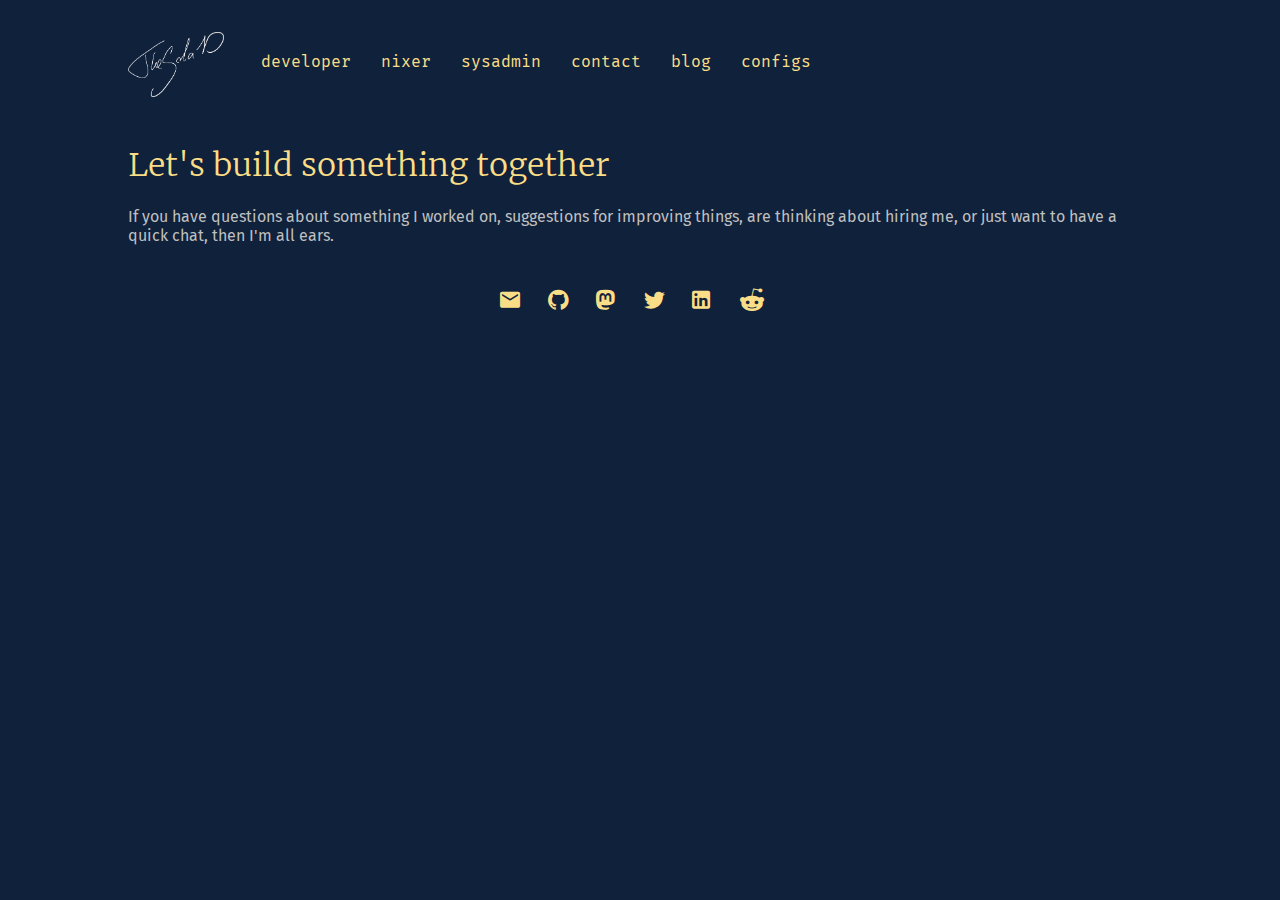
<file: contact/index.html>
<!DOCTYPE html>
<html>
<head>
    <title>get in touch - Karim Vergnes</title>
    <meta charset="utf-8"/>
    <link rel="stylesheet" href="../styles.css"/>
    <link rel="stylesheet" href="../homepage.variant.css"/>
    <link rel="icon" type="image/png" href="../favicon.png"/>
    <meta name="viewport" content="width=device-width, initial-scale=1"/>
</head>
<body>
    <div id="viewport">
      <object id="navbox" type="text/html" data="../_nav.html"></object>
      <article>
        <!-- TODO: reword -->
        <h1>Let's build something together</h1>
        <p>If you have questions about something I worked on, suggestions for improving things, are thinking about hiring me, or just want to have a quick chat, then I'm all ears.</p>
        <br/>
        <h2 style="text-align: center; letter-spacing: 10px;">
            <icons>
            <a href="mailto:me@thesola.io">&#xf01ee;</a>
            <a href="https://github.com/thesola10">&#xf09b;</a>
            <a href="/@me">&#xf0ad1;</a>
            <a href="https://twitter.com/itsthesola10">&#xf0544;</a>
            <a href="https://linkedin.com/in/thesola10">&#xf033b;</a>
            <a href="https://reddit.com/u/thesola10">&#xf281;</a>
            </icons>
        </h3>
      </article>
    </div>
</body>
</html>
</file>
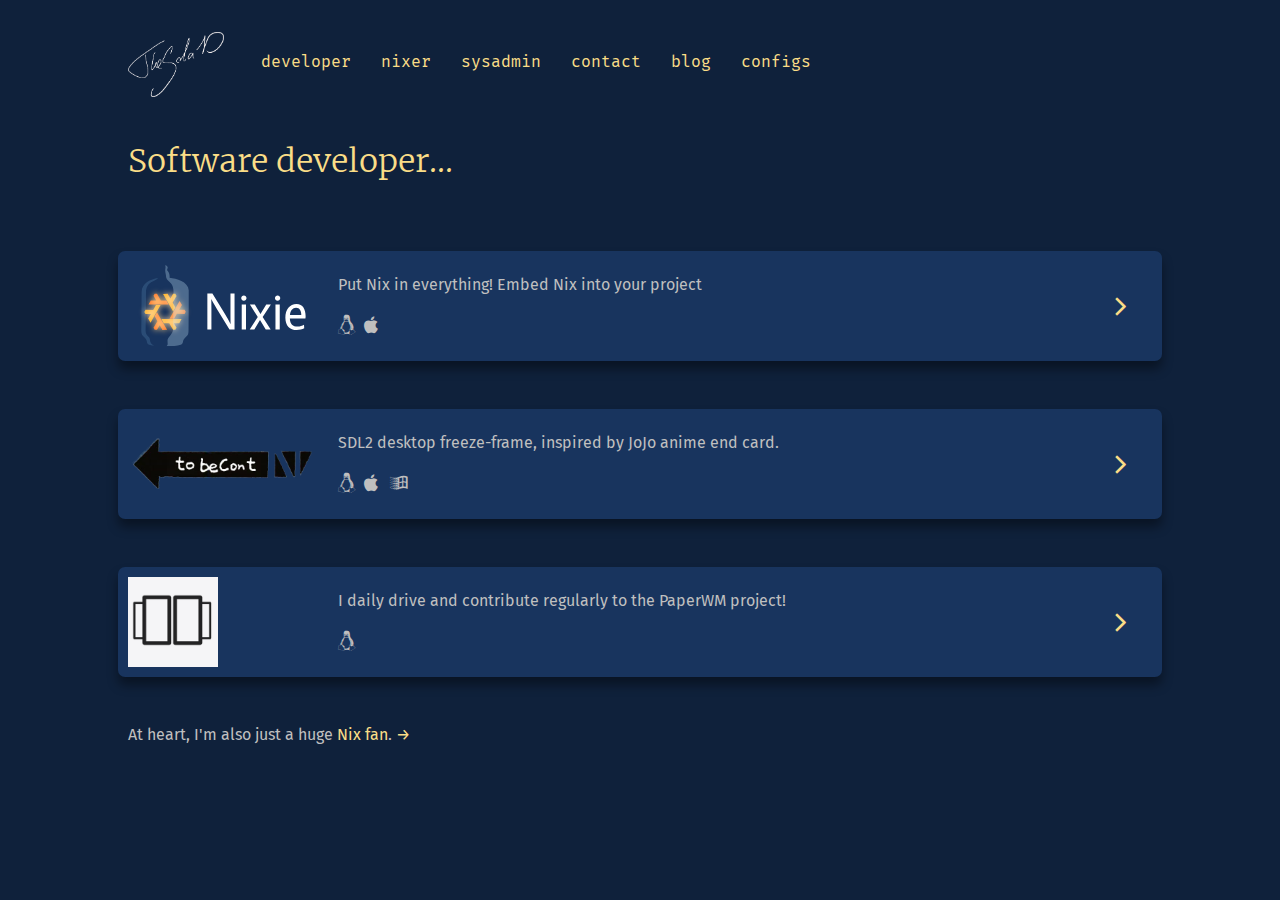
<file: developer/index.html>
<html>
<head>
    <title>developer - Karim Vergnes</title>
    <link rel="stylesheet" href="../styles.css"/>
    <link rel="stylesheet" href="../homepage.variant.css"/>
    <link rel="icon" type="image/png" href="../favicon.png"/>
    <meta name="viewport" content="width=device-width, initial-scale=1"/>
</head>
<body>
    <div id="viewport">
      <object id="navbox" type="text/html" data="../_nav.html"></object>
      <article>
        <h1>Software developer...</h1>
      </article>

      <article class="project">
        <a href="https://github.com/nixie-dev/nixie">
          <img src="../assets/nixie-logo.svg"></img>
          <arrow/>
        </a>
        <p>
          Put Nix in everything! Embed Nix into your project
          <br/><br/>
          <icons>&#xe712; &#xe711;</icons>
        </p>
      </article>
 
      <article class="project">
        <a href="https://github.com/thesola10/tobecont">
          <img src="../assets/tobecont-logo.png"></img>
          <arrow/>
        </a>
        <p>
          SDL2 desktop freeze-frame, inspired by JoJo anime end card.
          <br/><br/>
          <icons>&#xe712; &#xe711; &#xf0a21;</icons>
        </p>
      </article>

      <article class="project">
        <a href="https://github.com/paperwm/PaperWM/pulls?q=is%3Apr+is%3Amerged+author%3Athesola10">
          <img src="../assets/paperwm.png"></img>
          <arrow/>
        </a>
        <p>
          I daily drive and contribute regularly to the PaperWM project!
          <br/><br/>
          <icons>&#xe712;</icons>
        </p>
      </article>

      <article>
        <p>
        At heart, I'm also just a huge <a href="/nixer">Nix fan</a>. <a href="/nixer">&#x2192;</a>
        </p>
      </article>
    </div>
</body>
</html>
</file>
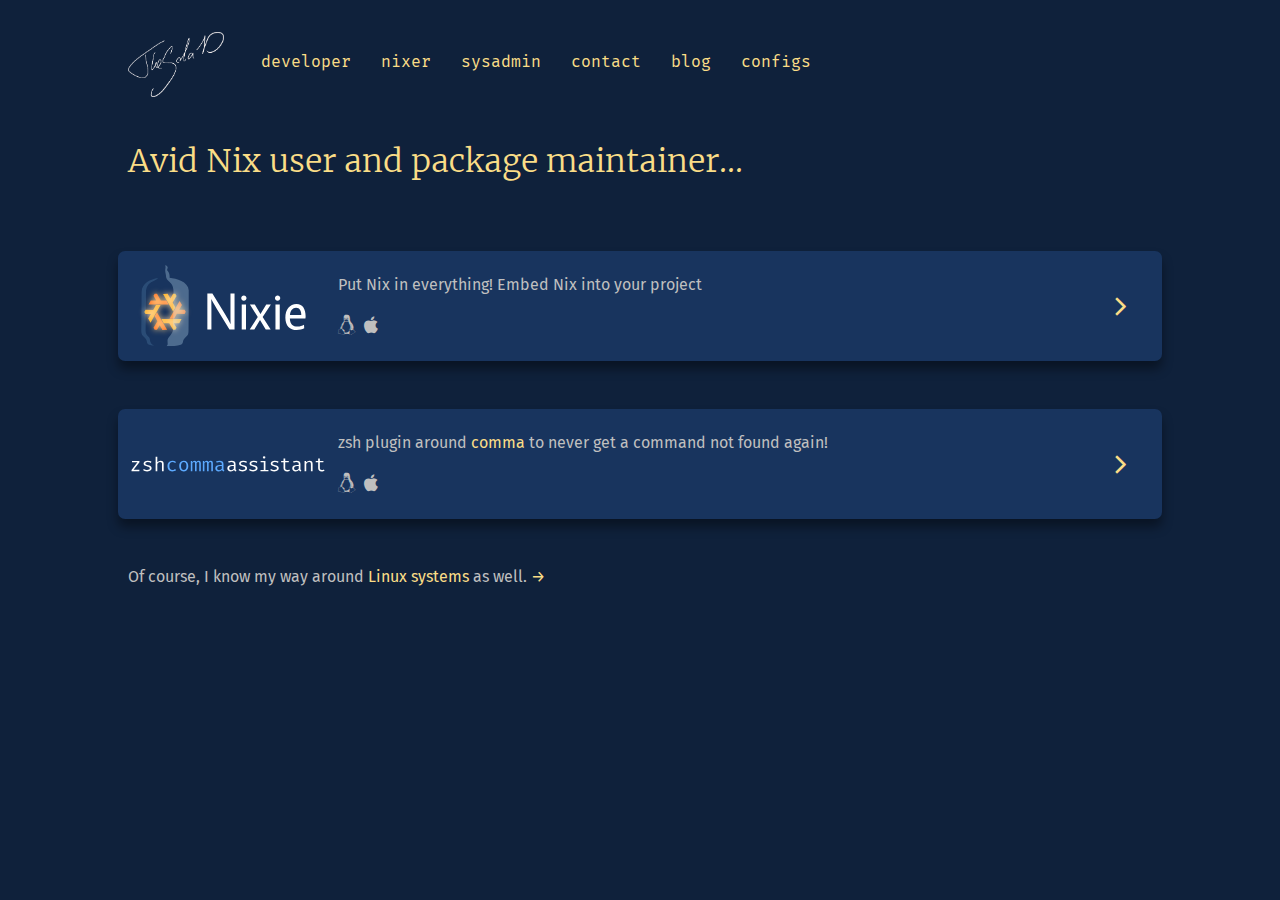
<file: nixer/index.html>
<html>
<head>
    <title>nixer - Karim Vergnes</title>
    <link rel="stylesheet" href="../styles.css"/>
    <link rel="stylesheet" href="../homepage.variant.css"/>
    <link rel="icon" type="image/png" href="../favicon.png"/>
    <meta name="viewport" content="width=device-width, initial-scale=1"/>
</head>
<body>
    <div id="viewport">
      <object id="navbox" type="text/html" data="../_nav.html"></object>
      <article>
        <h1>Avid Nix user and package maintainer...</h1>
      </article>

      <article class="project">
        <a href="https://github.com/nixie-dev/nixie">
          <img src="../assets/nixie-logo.svg"></img>
          <arrow/>
        </a>
        <p>
          Put Nix in everything! Embed Nix into your project
          <br/><br/>
          <icons>&#xe712; &#xe711;</icons>
        </p>
      </article>

      <article class="project">
        <a href="https://github.com/thesola10/zsh-comma-assistant">
          <img src="../assets/zcomma-logo.svg"></img>
          <arrow/>
        </a>
        <p>
          zsh plugin around <a href="https://github.com/nix-community/comma">comma</a> to never get a command not found again!
          <br/><br/>
          <icons>&#xe712; &#xe711;</icons>
        </p>
      </article>

      <article>
        <p>
        Of course, I know my way around <a href="/sysadmin">Linux systems</a> as well. <a href="/sysadmin">&#x2192;</a>
        </p>
      </article>
    </div>
</body>
</html>
</file>
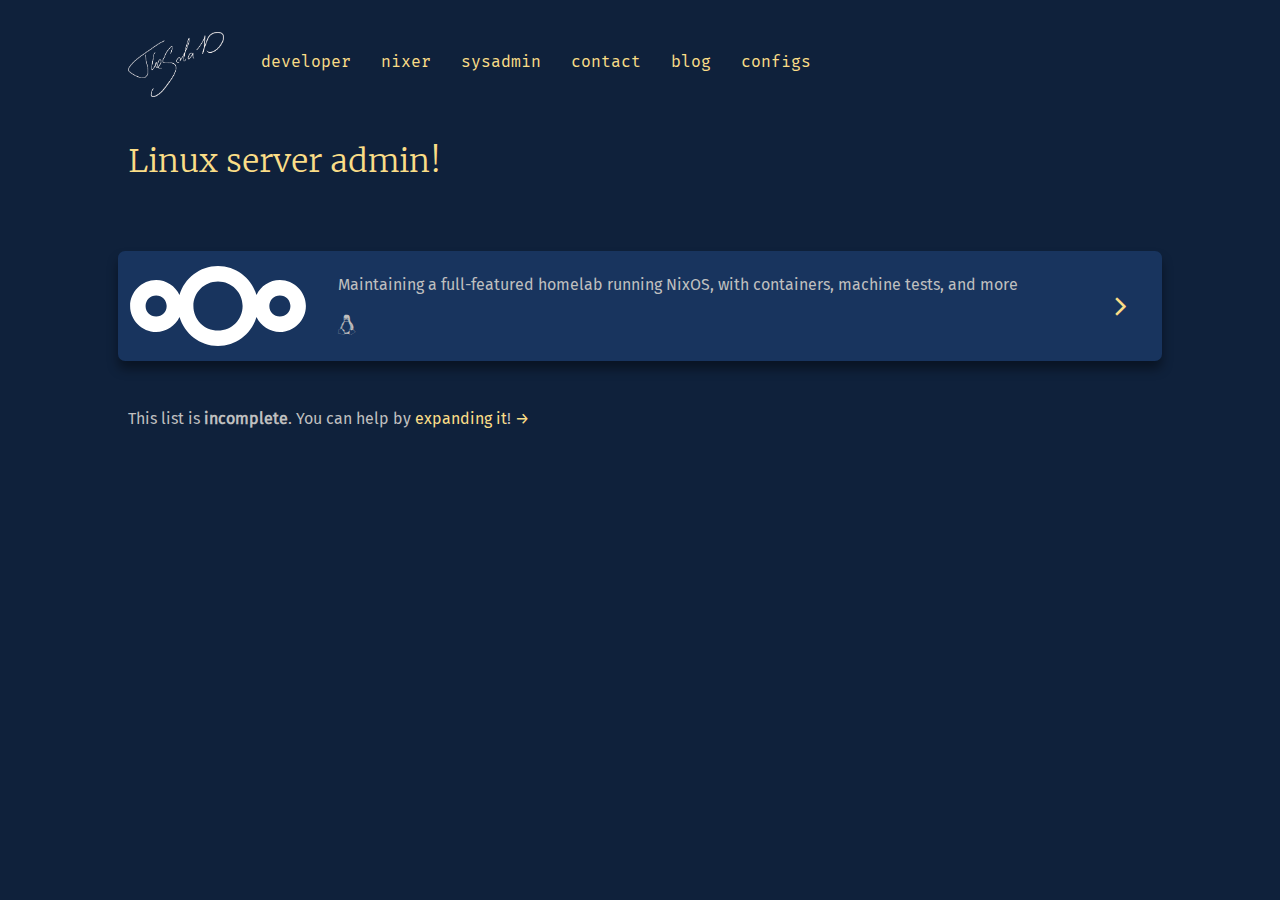
<file: sysadmin/index.html>
<html>
<head>
    <title>sysadmin - Karim Vergnes</title>
    <link rel="stylesheet" href="../styles.css"/>
    <link rel="stylesheet" href="../homepage.variant.css"/>
    <link rel="icon" type="image/png" href="../favicon.png"/>
    <meta name="viewport" content="width=device-width, initial-scale=1"/>
</head>
<body>
    <div id="viewport">
      <object id="navbox" type="text/html" data="../_nav.html"></object>
      <article>
        <h1>Linux server admin!</h1>
      </article>

      <article class="project">
        <a href="https://cloud.thesola.io/git/nixos/serveur-maison">
          <img src="../assets/nextcloud.svg"></img>
          <arrow/>
        </a>
        <p>
          Maintaining a full-featured homelab running NixOS, with containers, machine tests, and more
          <br/><br/>
          <icons>&#xe712;</icons>
        </p>
      </article>

      <article>
        <p>
        This list is <b>incomplete</b>. You can help by <a href="/contact">expanding it</a>! <a href="/contact">&#x2192;</a>
        </p>
      </article>
    </div>
</body>
</html>
</file>
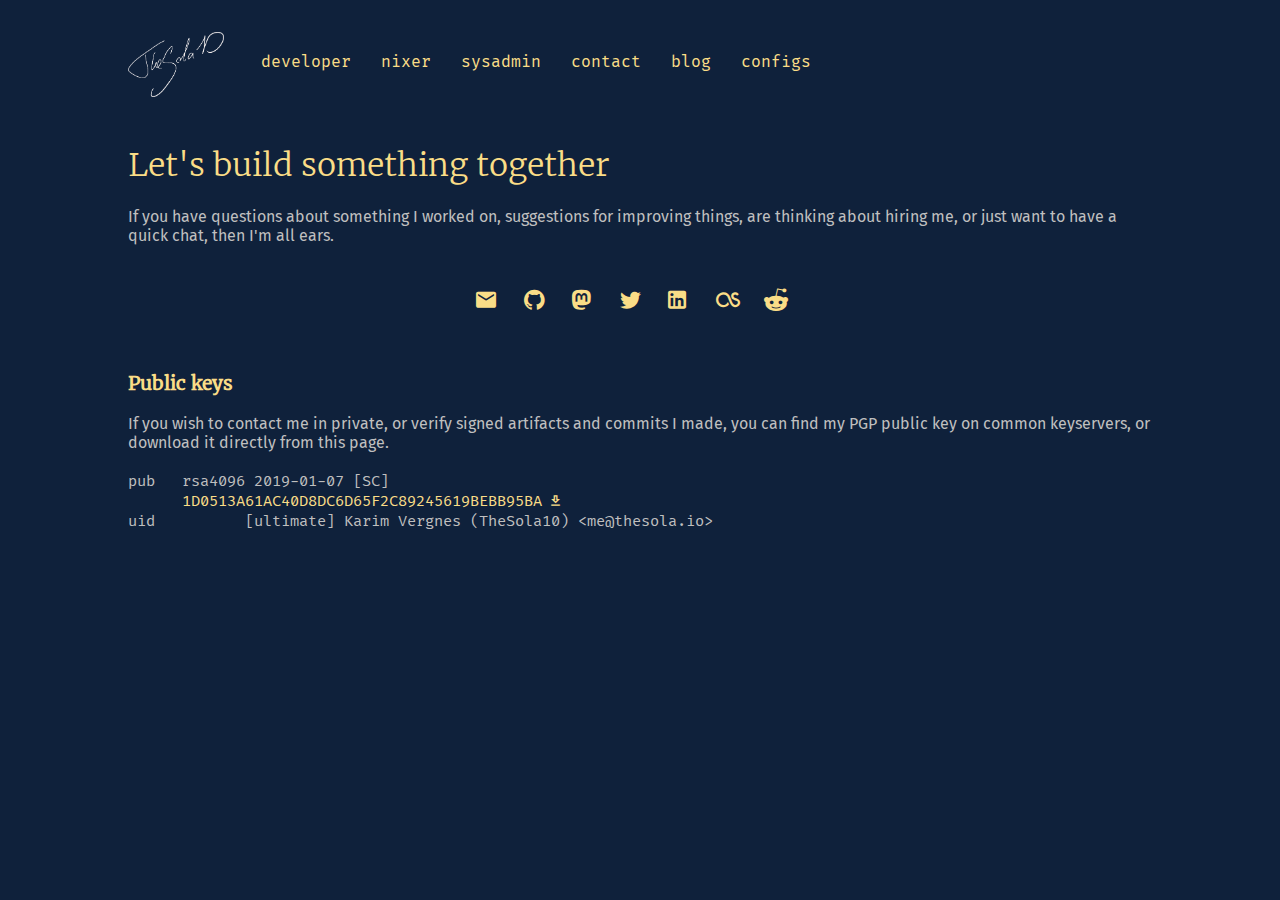
<file: frontend/contact/index.html>
<!DOCTYPE html>
<html>
<head>
    <title>get in touch - Karim Vergnes</title>
    <meta charset="utf-8"/>
    <link rel="stylesheet" href="../styles.css"/>
    <link rel="stylesheet" href="../homepage.variant.css"/>
    <link rel="icon" type="image/png" href="../favicon.png"/>
    <meta name="viewport" content="width=device-width, initial-scale=1"/>
</head>
<body>
    <div id="viewport">
      <object id="navbox" type="text/html" data="../_nav.html"></object>
      <article>
        <!-- TODO: reword -->
        <h1>Let's build something together</h1>
        <p>If you have questions about something I worked on, suggestions for improving things, are thinking about hiring me, or just want to have a quick chat, then I'm all ears.</p>
        <br/>
        <h2 style="text-align: center; letter-spacing: 10px;">
            <icons>
            <a href="mailto:me@thesola.io">&#xf01ee;</a>
            <a href="https://github.com/thesola10">&#xf09b;</a>
            <a href="/@me">&#xf0ad1;</a>
            <a href="https://twitter.com/itsthesola10">&#xf0544;</a>
            <a href="https://linkedin.com/in/thesola10">&#xf033b;</a>
            <a href="https://www.last.fm/user/thesola10">&#xf202;</a>
            <a href="https://reddit.com/u/thesola10">&#xf281;</a>
            </icons>
        </h2>
        <br>
        <h3>Public keys</h3>
        <p>If you wish to contact me in private, or verify signed artifacts and commits I made, you can find my PGP public key on common keyservers, or download it directly from this page.</p><br>
        <tt>
        pub   rsa4096 2019-01-07 [SC]<br>
              <a href="/pubkey.asc">1D0513A61AC40D8DC6D65F2C89245619BEBB95BA <icons>&#xf0b8f;</icons></a><br>
        uid          [ultimate] Karim Vergnes (TheSola10) &lt;me@thesola.io&gt;<br>
        </tt>
      </article>
    </div>
</body>
</html>
</file>
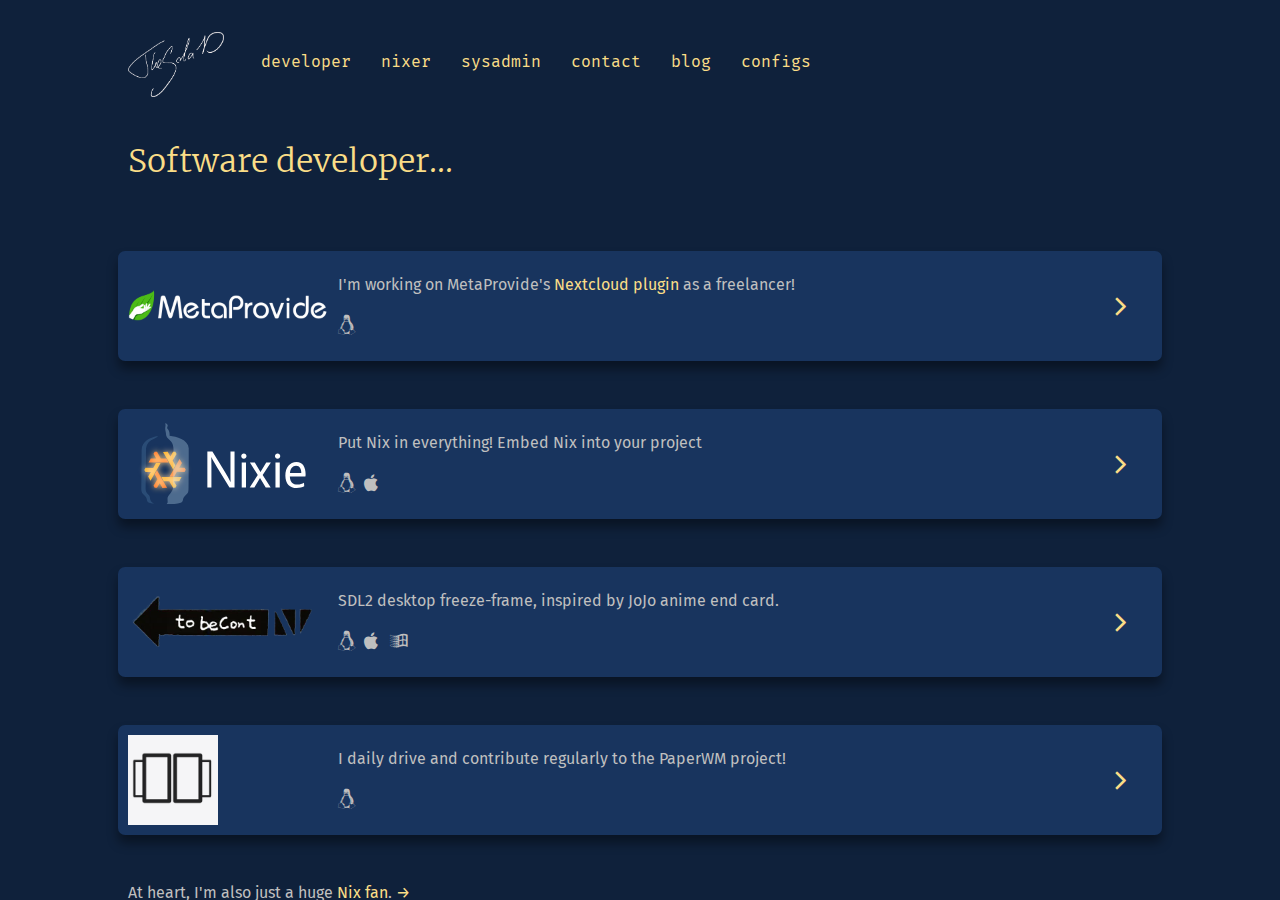
<file: frontend/developer/index.html>
<html>
<head>
    <title>developer - Karim Vergnes</title>
    <link rel="stylesheet" href="../styles.css"/>
    <link rel="stylesheet" href="../homepage.variant.css"/>
    <link rel="icon" type="image/png" href="../favicon.png"/>
    <meta name="viewport" content="width=device-width, initial-scale=1"/>
</head>
<body>
    <div id="viewport">
      <object id="navbox" type="text/html" data="../_nav.html"></object>
      <article>
        <h1>Software developer...</h1>
      </article>

      <article class="project">
        <a href="https://metaprovide.org">
          <img src="../assets/metaprovide.png"></img>
          <arrow/>
        </a>
        <p>
          I'm working on MetaProvide's <a href="https://github.com/metaprovide/nextcloud-swarm-plugin">Nextcloud plugin</a> as a freelancer!
          <br/><br/>
          <icons>&#xe712;</icons>
        </p>
      </article>

      <article class="project">
        <a href="https://github.com/nixie-dev/nixie">
          <img src="../assets/nixie-logo.svg"></img>
          <arrow/>
        </a>
        <p>
          Put Nix in everything! Embed Nix into your project
          <br/><br/>
          <icons>&#xe712; &#xe711;</icons>
        </p>
      </article>
 
      <article class="project">
        <a href="https://github.com/thesola10/tobecont">
          <img src="../assets/tobecont-logo.png"></img>
          <arrow/>
        </a>
        <p>
          SDL2 desktop freeze-frame, inspired by JoJo anime end card.
          <br/><br/>
          <icons>&#xe712; &#xe711; &#xf0a21;</icons>
        </p>
      </article>

      <article class="project">
        <a href="https://github.com/paperwm/PaperWM/pulls?q=is%3Apr+is%3Amerged+author%3Athesola10">
          <img src="../assets/paperwm.png"></img>
          <arrow/>
        </a>
        <p>
          I daily drive and contribute regularly to the PaperWM project!
          <br/><br/>
          <icons>&#xe712;</icons>
        </p>
      </article>

      <article>
        <p>
        At heart, I'm also just a huge <a href="/nixer">Nix fan</a>. <a href="/nixer">&#x2192;</a>
        </p>
      </article>
    </div>
</body>
</html>
</file>
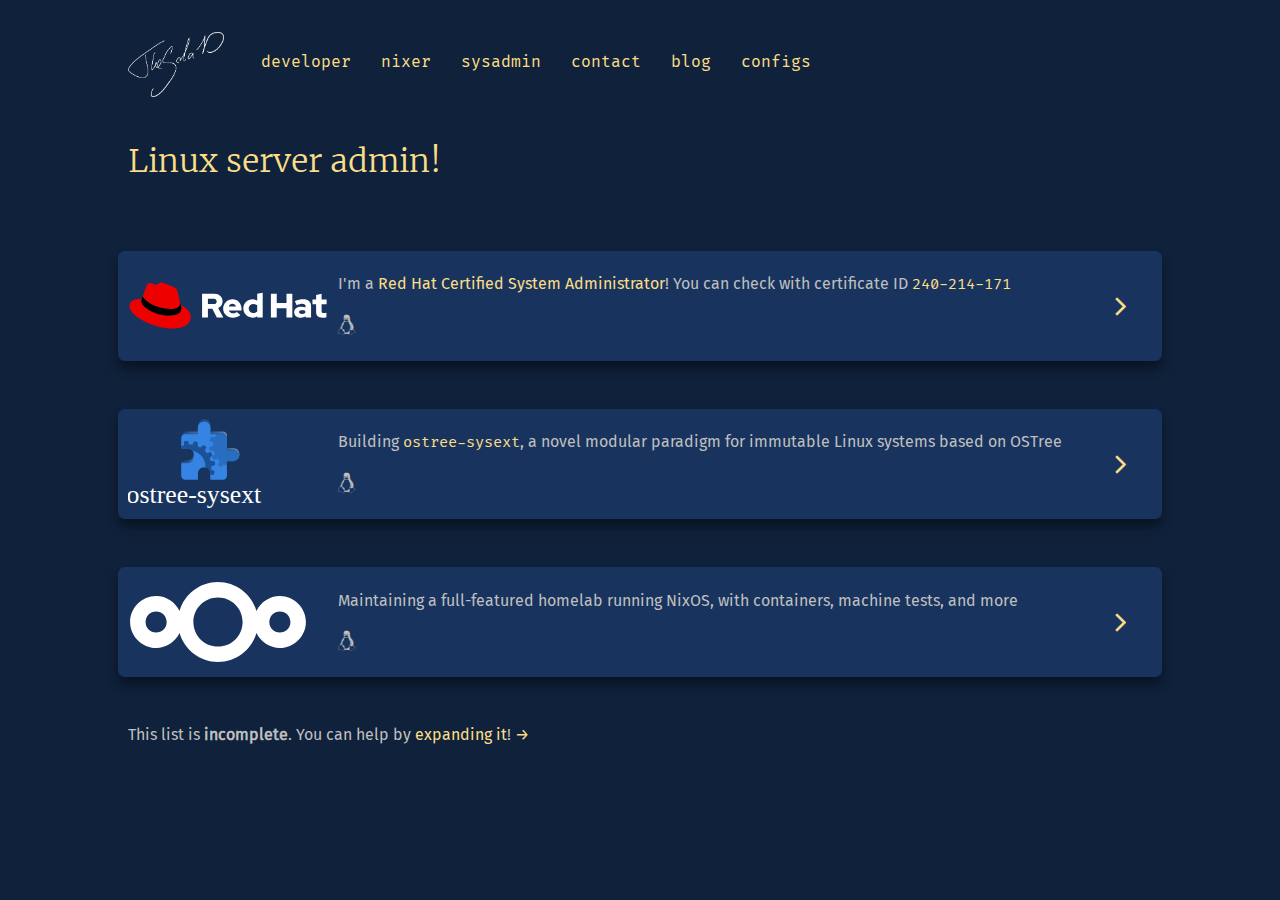
<file: frontend/sysadmin/index.html>
<html>
<head>
    <title>sysadmin - Karim Vergnes</title>
    <link rel="stylesheet" href="../styles.css"/>
    <link rel="stylesheet" href="../homepage.variant.css"/>
    <link rel="icon" type="image/png" href="../favicon.png"/>
    <meta name="viewport" content="width=device-width, initial-scale=1"/>
</head>
<body>
    <div id="viewport">
      <object id="navbox" type="text/html" data="../_nav.html"></object>
      <article>
        <h1>Linux server admin!</h1>
      </article>

      <article class="project">
        <a href="https://rhtapps.redhat.com/verify?certId=240-214-171">
          <img src="../assets/redhat.svg"></img>
          <arrow/>
        </a>
        <p>
        I'm a <a href="https://www.redhat.com/en/services/certification/rhcsa">Red Hat Certified System Administrator</a>! You can check with certificate ID <a href="https://rhtapps.redhat.com/verify?certId=240-214-171"><tt>240-214-171</tt></a>
          <br/><br/>
          <icons>&#xe712;</icons>
        </p>
      </article>

      <article class="project">
        <a href="https://github.com/thesola10/ostree-sysext">
          <img src="../assets/ostree-sysext.svg"></img>
          <arrow/>
        </a>
        <p>
          Building <a href="https://github.com/thesola10/ostree-sysext"><tt>ostree-sysext</tt></a>, a novel modular paradigm for immutable Linux systems based on OSTree
          <br/><br/>
          <icons>&#xe712;</icons>
        </p>
      </article>

      <article class="project">
        <a href="https://cloud.thesola.io/git/nixos/serveur-maison">
          <img src="../assets/nextcloud.svg"></img>
          <arrow/>
        </a>
        <p>
          Maintaining a full-featured homelab running NixOS, with containers, machine tests, and more
          <br/><br/>
          <icons>&#xe712;</icons>
        </p>
      </article>

      <article>
        <p>
        This list is <b>incomplete</b>. You can help by <a href="/contact">expanding it</a>! <a href="/contact">&#x2192;</a>
        </p>
      </article>
    </div>
</body>
</html>
</file>
<file: styles.css>
@import url(/fonts.css);

/********** Colors and variants **********/
:root {
    --bluepants: #0F213B;
    --bluepants2: #18345E;
    --bluepants3: #214881;
    --orangeshirt: #D07A12;
    --ochre: #FADD87;
    --bordeaux: #780129;
    --steel: #BFBFBF;
    --dark: #171717;
}

#viewport {
    --backdrop: var(--bluepants);
    --text: var(--steel);
    --hi-link: var(--ochre);
    --hi-hdr: var(--ochre);
    --hi-h3: var(--ochre);
    --hi-accent: var(--orangeshirt);
}

#viewport.adaptive {
    --backdrop: white;
    --text: black;
    --hi-link: var(--bordeaux);
    --hi-hdr: var(--bluepants2);
    --hi-h3: var(--bordeaux);
    --hi-accent: var(--bordeaux);
}
@media (prefers-color-scheme: dark) {
    #viewport.adaptive {
        --backdrop: var(--dark);
        --text: var(--steel);
        --hi-link: var(--ochre);
        --hi-hdr: var(--ochre);
        --hi-h3: var(--ochre);
        --hi-accent: var(--orangeshirt);
    }
}


/********** Common elements **********/

icons {
    font-family: var(--font-icons);
    display: inline;
    margin-right: 1rem;
    font-weight: normal !important;
}
icons[tab] {
    position: absolute;
    left: 210px;
    margin-left: 10%;
    margin-right: unset;
}

nav {
    list-style-type: none;
    text-align: left;
    font-family: var(--font-mono);
}
nav a {
    display: list-item;
}

#viewport {
    display: block;
    width: 100%;
    height: 100%;

    background-color: var(--backdrop);
    color: var(--text);
}

body {
    overflow: hidden;
    font-family: var(--font-sans);
}
a {
    color: var(--hi-link);
    text-decoration: none;
}

article img {
    float: left;
    max-width: 200px;
    margin-right: 1ch;
    margin-bottom: 20px;
}
h1 {
    font-weight: 300;
}

h1, h2, h3 {
    font-family: var(--font-display);
}
h4, h5, h6 {
    font-family: var(--font-mono);
    margin-bottom: .3em;
}

h1, h2 {
    color: var(--hi-hdr);
}

h3, h4, h5, h6 {
    color: var(--hi-h3);
}

pre, tt {
    font-size: 94%;
    font-family: var(--font-mono);
}

pre {
    margin-top: 2px;
    margin-bottom: 2px;
    white-space: pre-wrap;
}

small { opacity: 80%; }
</file>
<file: homepage.variant.css>
/*
 * Variant CSS fragment for my personal homepage.
 * More of a display style with large margins and focus on color scheme.
 */

body {
    background-color: var(--bluepants);
    color: var(--steel);
    margin: 0;
}

#viewport {
    position: absolute;
    text-align: center;
    overflow-y: scroll;
}

/* EMBEDDED NAVBAR */
#navbox {
    width: 80%;
    max-width: 1200px;
    height: 120px;
}

/* PAGE CONTENT */
#termport { margin-top: 40px; }

#termport, article {
    width: 80%;
    display: inline-block;
    text-align: left;

    max-width: 1200px;
    margin-bottom: 3rem;
}
#termport > p, article > p {
    margin: 0;
}

/* WELCOME TAGLINE */
.tagline {
    margin-top: -48px;
    margin-left: 18ch;
    text-align: left;
    width: 28ch;
    position: absolute;

    font-family: var(--font-mono);
}

#logo:hover .tagline.reveal1 {
    opacity: 0%
}
.tagline.reveal2 {
    opacity: 0%
}
#logo:hover .tagline.reveal2 {
    opacity: 100%
}

#logo {
    display: inline-block;
    height: 200px;
    width: 52ch;
    text-align: left;
    position: relative;
}
#logo img {
    height: 200px;
}

nav a {
    margin-bottom: .5em;
}

nav#nav1 {
    font-size: 1.3rem;
}

nav#nav2 {
    text-align: center;
    padding: 0;
}
nav#nav2 a {
    display: inline-block;
    padding: 5px;
}

#lpartition {
    display: inline-flex;
    align-items: center;
    height: 260px;
    margin-top: 20%;
    flex-direction: row;
}

h3 a {
    color: var(--hi-accent);
}

article.project {
    display: inline-flex;
    border-radius: 7px;
    box-shadow: 0 8px 11px 0 rgba(.5,.5,.5,.4);
    padding: 10px;
    position: relative;
    min-height: 90px;

    background-color: var(--bluepants2);
}
article.project > p {
    align-self: center;
    position: absolute;
    left: 220px;
    right: 60px;
}
article.project arrow:before {
    content: "\f105";
}
article.project arrow {
    font-family: var(--font-icons);
    font-size: 2em;
    position: absolute;
    top: calc(50% - 1ch);
    right: 1em;
}
article.project icons {
    font-size: 1.3em;
}
article.project > a {
    align-self: center;
}
article.project img {
    max-height: 90px;
    align-self: center;
    margin-bottom: unset;
}


/********** RESPONSIVE **********/
@media screen and (max-height: 720px) {
    #lpartition {
        margin-top: 10vh;
    }
    #logo, #logo img {
        max-height: 140px;
        height: unset;
    }
}

/* Reflow welcome logo */
@media screen and (max-width: 600px) {
    #termport {
        width: 90%;
        margin-top: 80px;
    }
    #lpartition {
        flex-direction: column;
    }
    nav {
        text-align: center;
        padding: 0;
        margin-top: 40px;
    }
    nav#nav2 {
        margin-top: 1ch;
    }

    nav a {
        display: inline-block;
        padding: 5px;
    }

    .tagline {
        margin-left: 150px;
        width: 22ch;
    }
}

@media screen and (max-width: 480px) {
    #logo, #logo img {
        max-height: 140px;
        height: unset;
        text-align: left;
    }
    #logo { width: 35ch; }
    #lpartition {
        height: unset;
        width: inherit;
    }
    .tagline {
        font-size: .9em;
        margin-top: -30px;
        margin-left: 110px;
        width: 20ch;
    }

    article:not(.project) img {
        max-width: 100%;
    }
}
</file>
<file: frontend/styles.css>
@import url(/fonts.css);

/********** Colors and variants **********/
:root {
    --bluepants: #0F213B;
    --bluepants2: #18345E;
    --bluepants3: #214881;
    --orangeshirt: #D07A12;
    --ochre: #FADD87;
    --bordeaux: #780129;
    --steel: #BFBFBF;
    --dark: #171717;
}

#viewport {
    --backdrop: var(--bluepants);
    --text: var(--steel);
    --hi-link: var(--ochre);
    --hi-hdr: var(--ochre);
    --hi-h3: var(--ochre);
    --hi-accent: var(--orangeshirt);
}

#viewport.adaptive {
    --backdrop: white;
    --text: black;
    --hi-link: var(--bordeaux);
    --hi-hdr: var(--bluepants2);
    --hi-h3: var(--bordeaux);
    --hi-accent: var(--bordeaux);
}
@media (prefers-color-scheme: dark) {
    #viewport.adaptive {
        --backdrop: var(--dark);
        --text: var(--steel);
        --hi-link: var(--ochre);
        --hi-hdr: var(--ochre);
        --hi-h3: var(--ochre);
        --hi-accent: var(--orangeshirt);
    }
}


/********** Common elements **********/

icons {
    font-family: var(--font-icons);
    display: inline;
    margin-right: 1rem;
    font-weight: normal !important;
}
icons[tab] {
    position: absolute;
    left: 210px;
    margin-left: 10%;
    margin-right: unset;
}

nav {
    list-style-type: none;
    text-align: left;
    font-family: var(--font-mono);
}
nav a {
    display: list-item;
}

#viewport {
    display: block;
    width: 100%;
    height: 100%;

    background-color: var(--backdrop);
    color: var(--text);
}

body {
    overflow: hidden;
    font-family: var(--font-sans);
}
a {
    color: var(--hi-link);
    text-decoration: none;
}

article img {
    float: left;
    max-width: 200px;
    margin-right: 1ch;
    margin-bottom: 20px;
}
h1 {
    font-weight: 300;
}

h1, h2, h3 {
    font-family: var(--font-display);
}
h4, h5, h6 {
    font-family: var(--font-mono);
    margin-bottom: .3em;
}

h1, h2 {
    color: var(--hi-hdr);
}

h3, h4, h5, h6 {
    color: var(--hi-h3);
}

pre, tt {
    font-size: 94%;
    font-family: var(--font-mono);
}

pre {
    margin-top: 2px;
    margin-bottom: 2px;
    white-space: pre-wrap;
}

small { opacity: 80%; }
</file>
<file: frontend/homepage.variant.css>
/*
 * Variant CSS fragment for my personal homepage.
 * More of a display style with large margins and focus on color scheme.
 */

body {
    background-color: var(--bluepants);
    color: var(--steel);
    margin: 0;
}

#viewport {
    position: absolute;
    text-align: center;
    overflow-y: scroll;
}

/* EMBEDDED NAVBAR */
#navbox {
    width: 80%;
    max-width: 1200px;
    height: 120px;
}

/* PAGE CONTENT */
#termport { margin-top: 40px; }

#termport, article {
    width: 80%;
    display: inline-block;
    text-align: left;

    max-width: 1200px;
    margin-bottom: 3rem;
}
#termport > p, article > p {
    margin: 0;
}

/* WELCOME TAGLINE */
.tagline {
    margin-top: -48px;
    margin-left: 18ch;
    text-align: left;
    width: 28ch;
    position: absolute;

    font-family: var(--font-mono);
}

#logo:hover .tagline.reveal1 {
    opacity: 0%
}
.tagline.reveal2 {
    opacity: 0%
}
#logo:hover .tagline.reveal2 {
    opacity: 100%
}

#logo {
    display: inline-block;
    height: 200px;
    width: 52ch;
    text-align: left;
    position: relative;
}
#logo img {
    height: 200px;
}

nav a {
    margin-bottom: .5em;
}

nav#nav1 {
    font-size: 1.3rem;
}

nav#nav2 {
    text-align: center;
    padding: 0;
}
nav#nav2 a {
    display: inline-block;
    padding: 5px;
}

#lpartition {
    display: inline-flex;
    align-items: center;
    height: 260px;
    margin-top: 20%;
    flex-direction: row;
}

h3 a {
    color: var(--hi-accent);
}

article.project {
    display: inline-flex;
    border-radius: 7px;
    box-shadow: 0 8px 11px 0 rgba(.5,.5,.5,.4);
    padding: 10px;
    position: relative;
    min-height: 90px;

    background-color: var(--bluepants2);
}
article.project > p {
    align-self: center;
    position: absolute;
    left: 220px;
    right: 60px;
}
article.project arrow:before {
    content: "\f105";
}
article.project arrow {
    font-family: var(--font-icons);
    font-size: 2em;
    position: absolute;
    top: calc(50% - 1ch);
    right: 1em;
}
article.project icons {
    font-size: 1.3em;
}
article.project > a {
    align-self: center;
}
article.project img {
    max-height: 90px;
    align-self: center;
    margin-bottom: unset;
}


#githublink {
    font-family: var(--font-icons);
    position: fixed;
    bottom: 80px;
    right: 80px;
    font-size: 80px;
    color: rgba(180,180,180,.3);
}

#githublink:hover {
    color: rgba(180,180,180,.6);
}

/********** RESPONSIVE **********/
@media screen and (max-height: 720px) {
    #lpartition {
        margin-top: 10vh;
    }
    #logo, #logo img {
        max-height: 140px;
        height: unset;
    }
}

/* Reflow welcome logo */
@media screen and (max-width: 600px) {
    #termport {
        width: 90%;
        margin-top: 80px;
    }
    #lpartition {
        flex-direction: column;
    }
    nav {
        text-align: center;
        padding: 0;
        margin-top: 40px;
    }
    nav#nav2 {
        margin-top: 1ch;
    }

    nav a {
        display: inline-block;
        padding: 5px;
    }

    .tagline {
        margin-left: 150px;
        width: 22ch;
    }
}

@media screen and (max-width: 480px) {
    #logo, #logo img {
        max-height: 140px;
        height: unset;
        text-align: left;
    }
    #logo { width: 35ch; }
    #lpartition {
        height: unset;
        width: inherit;
    }
    .tagline {
        font-size: .9em;
        margin-top: -30px;
        margin-left: 110px;
        width: 20ch;
    }

    article:not(.project) img {
        max-width: 100%;
    }

    article.project {
        flex-direction: column;
    }
    article.project > p {
        position: unset;
        align-self: start;
    }
    article.project img {
        height: 90px;
        margin-bottom: 10px;
        object-fit: contain;
    }
}
</file>
